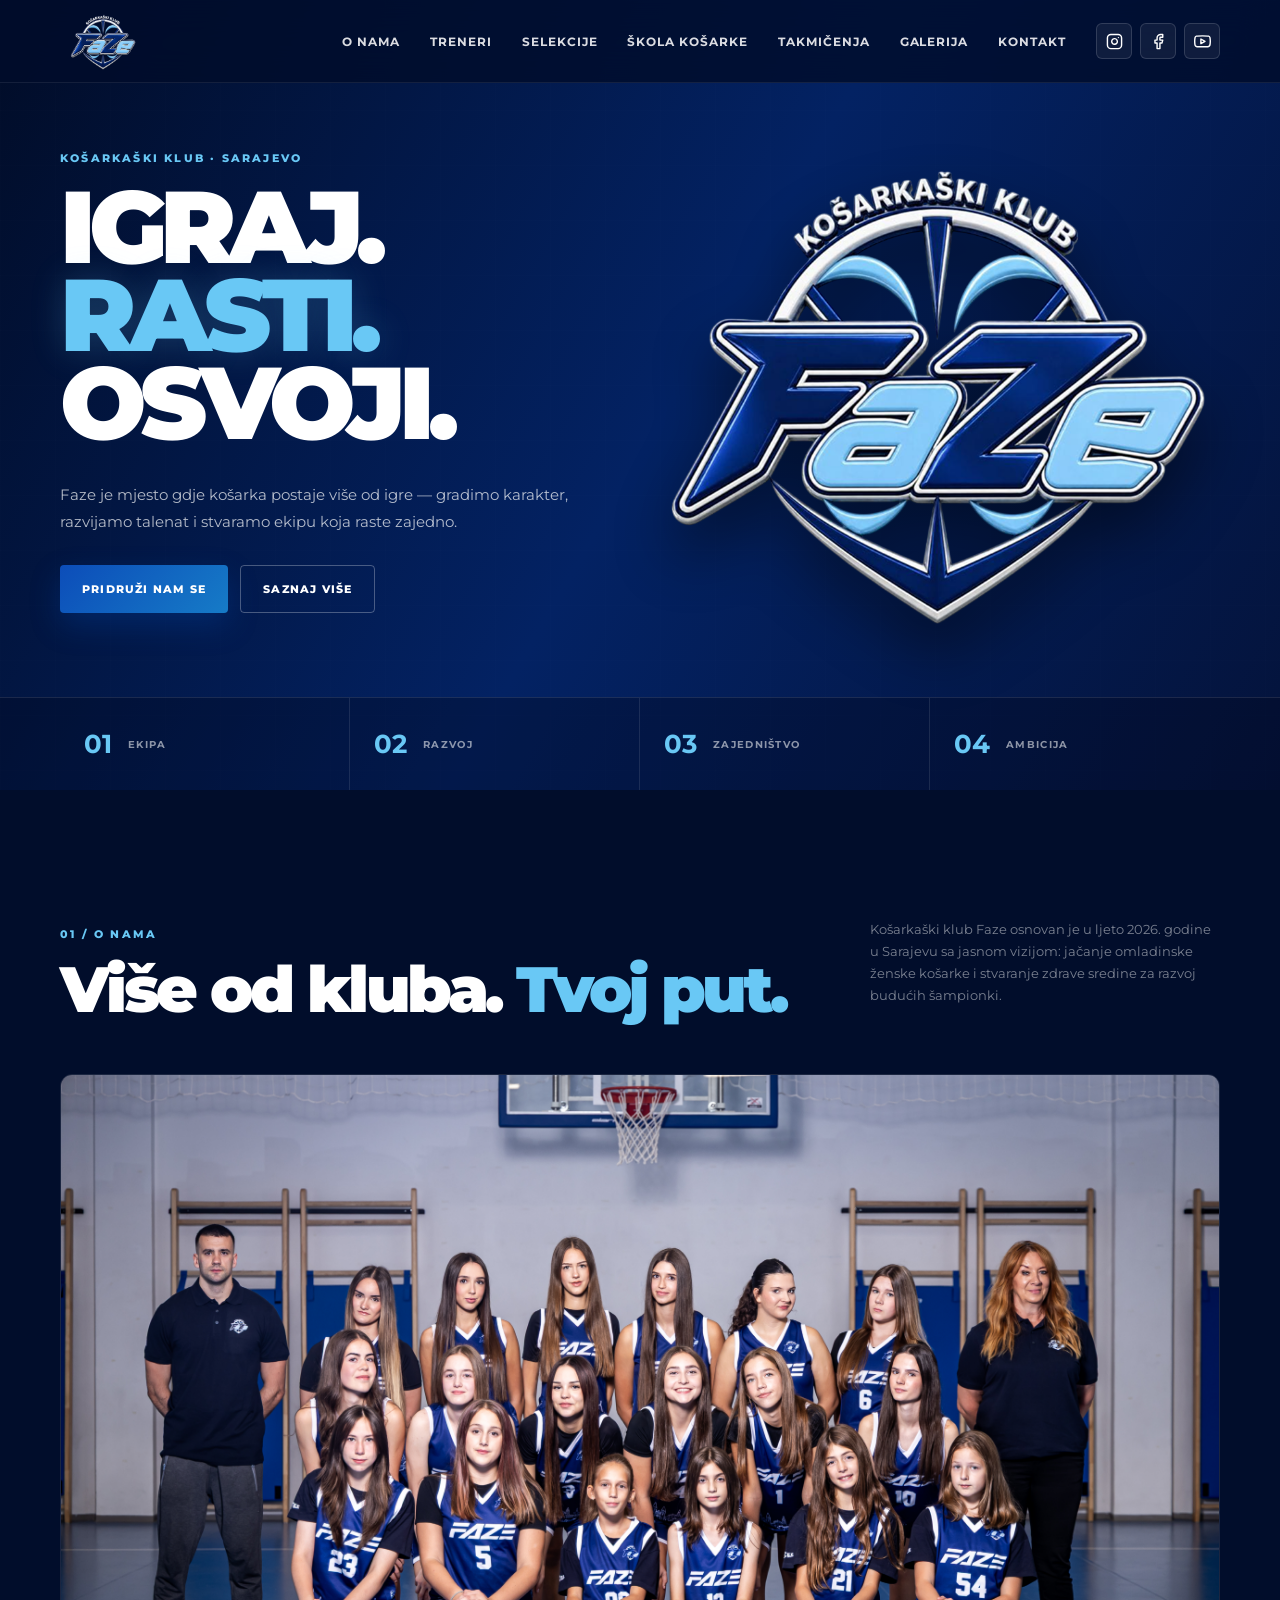
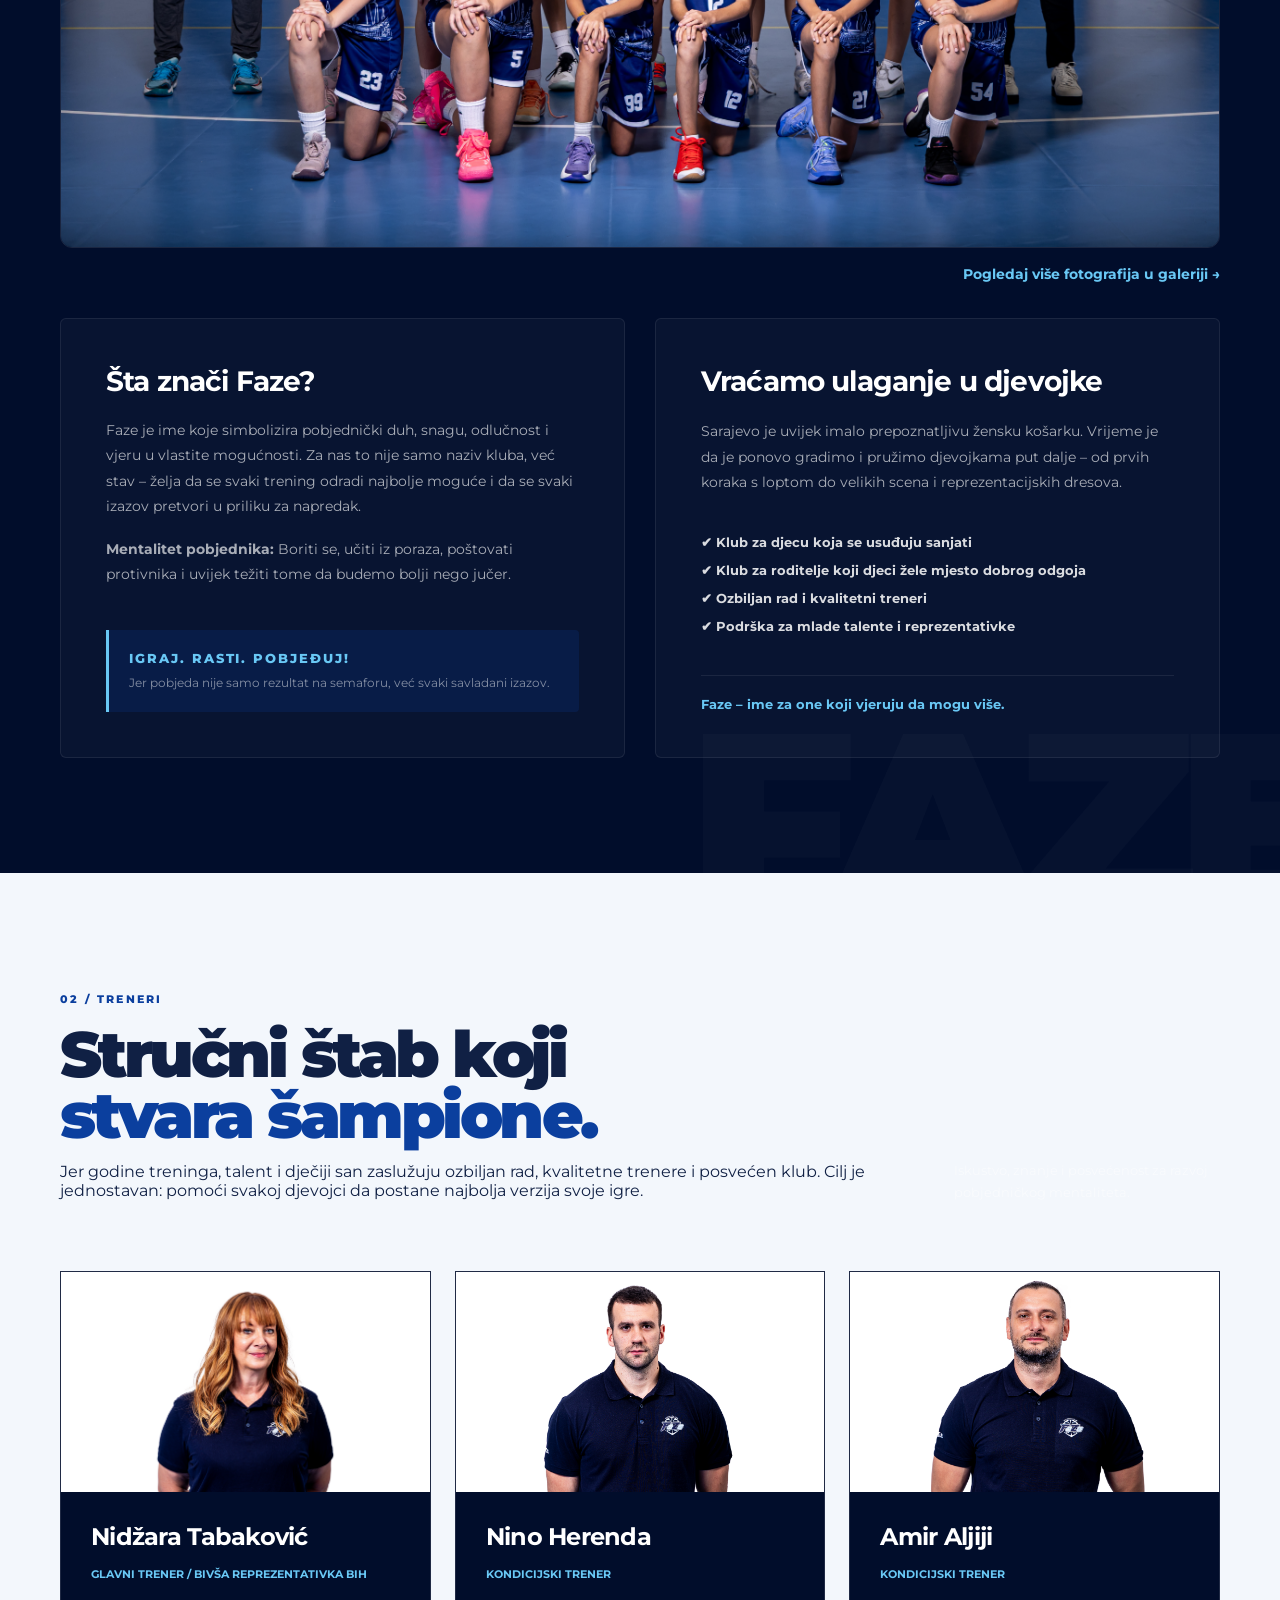
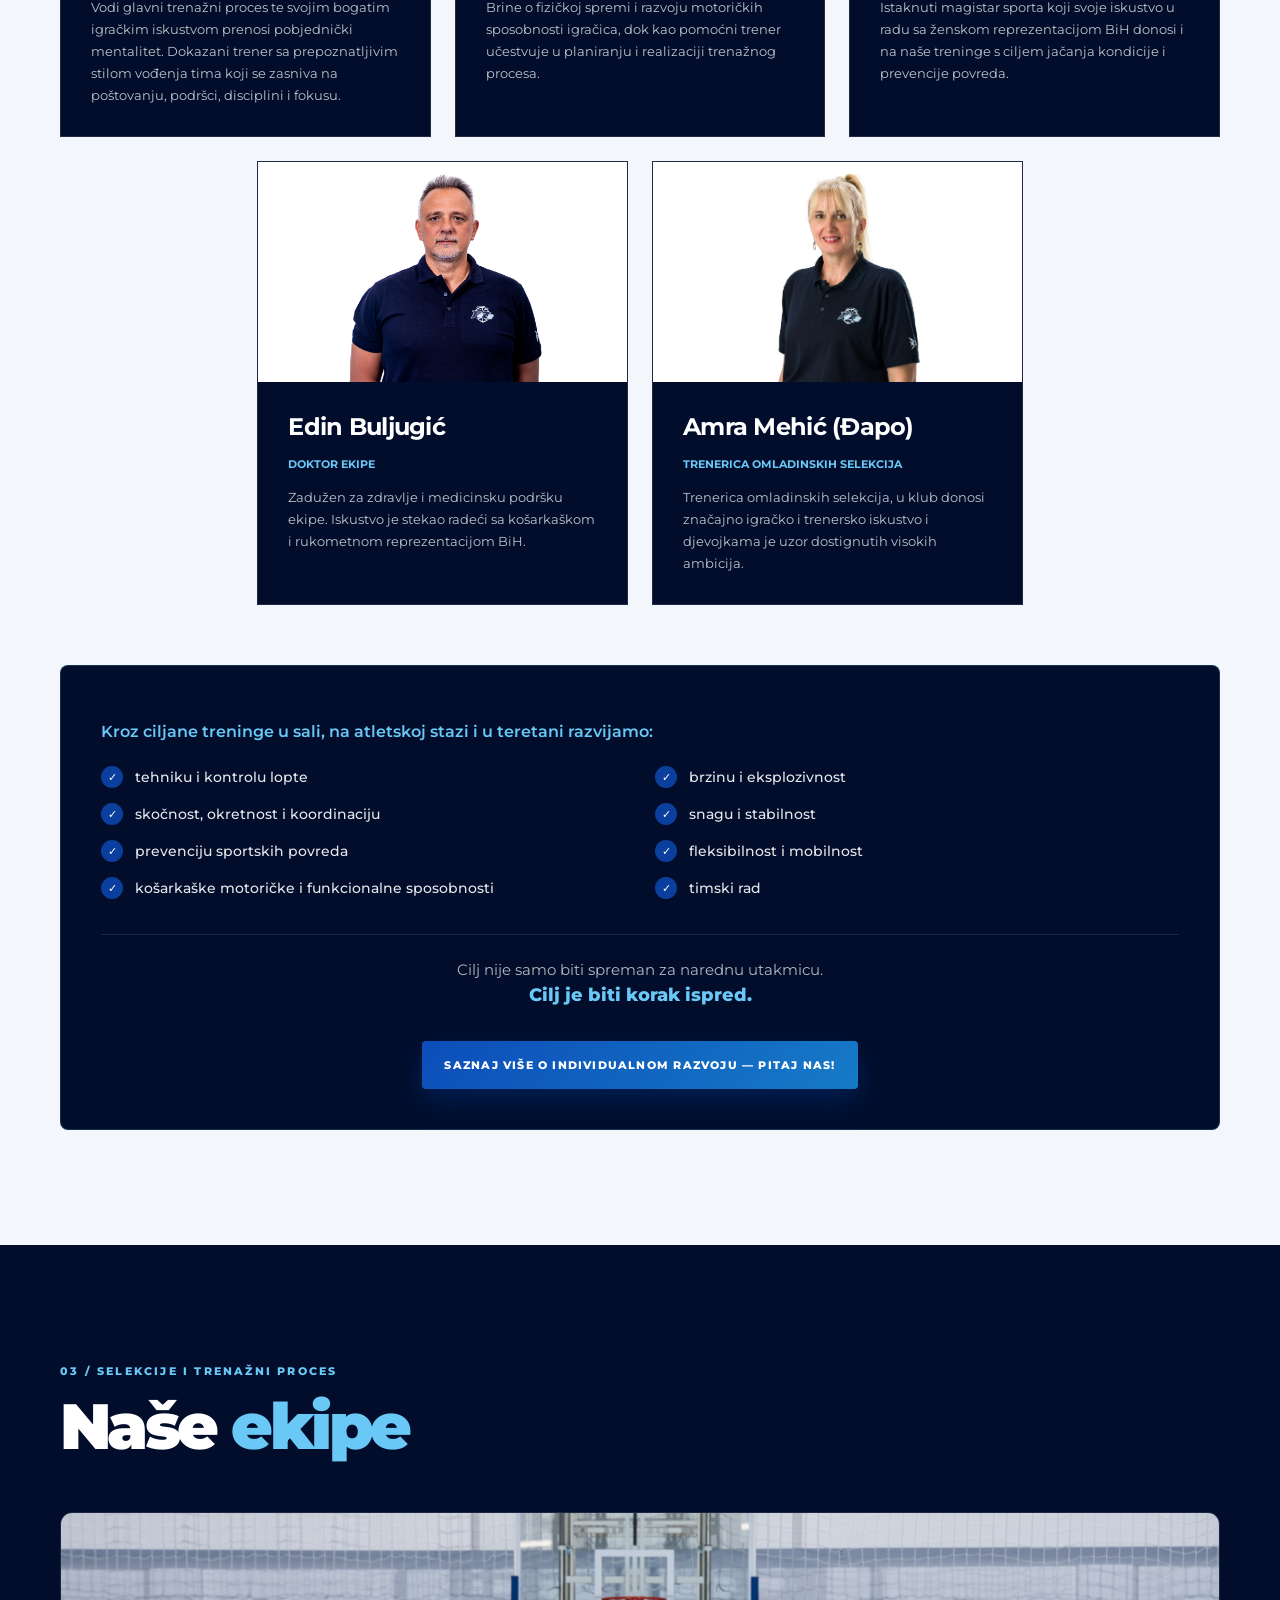
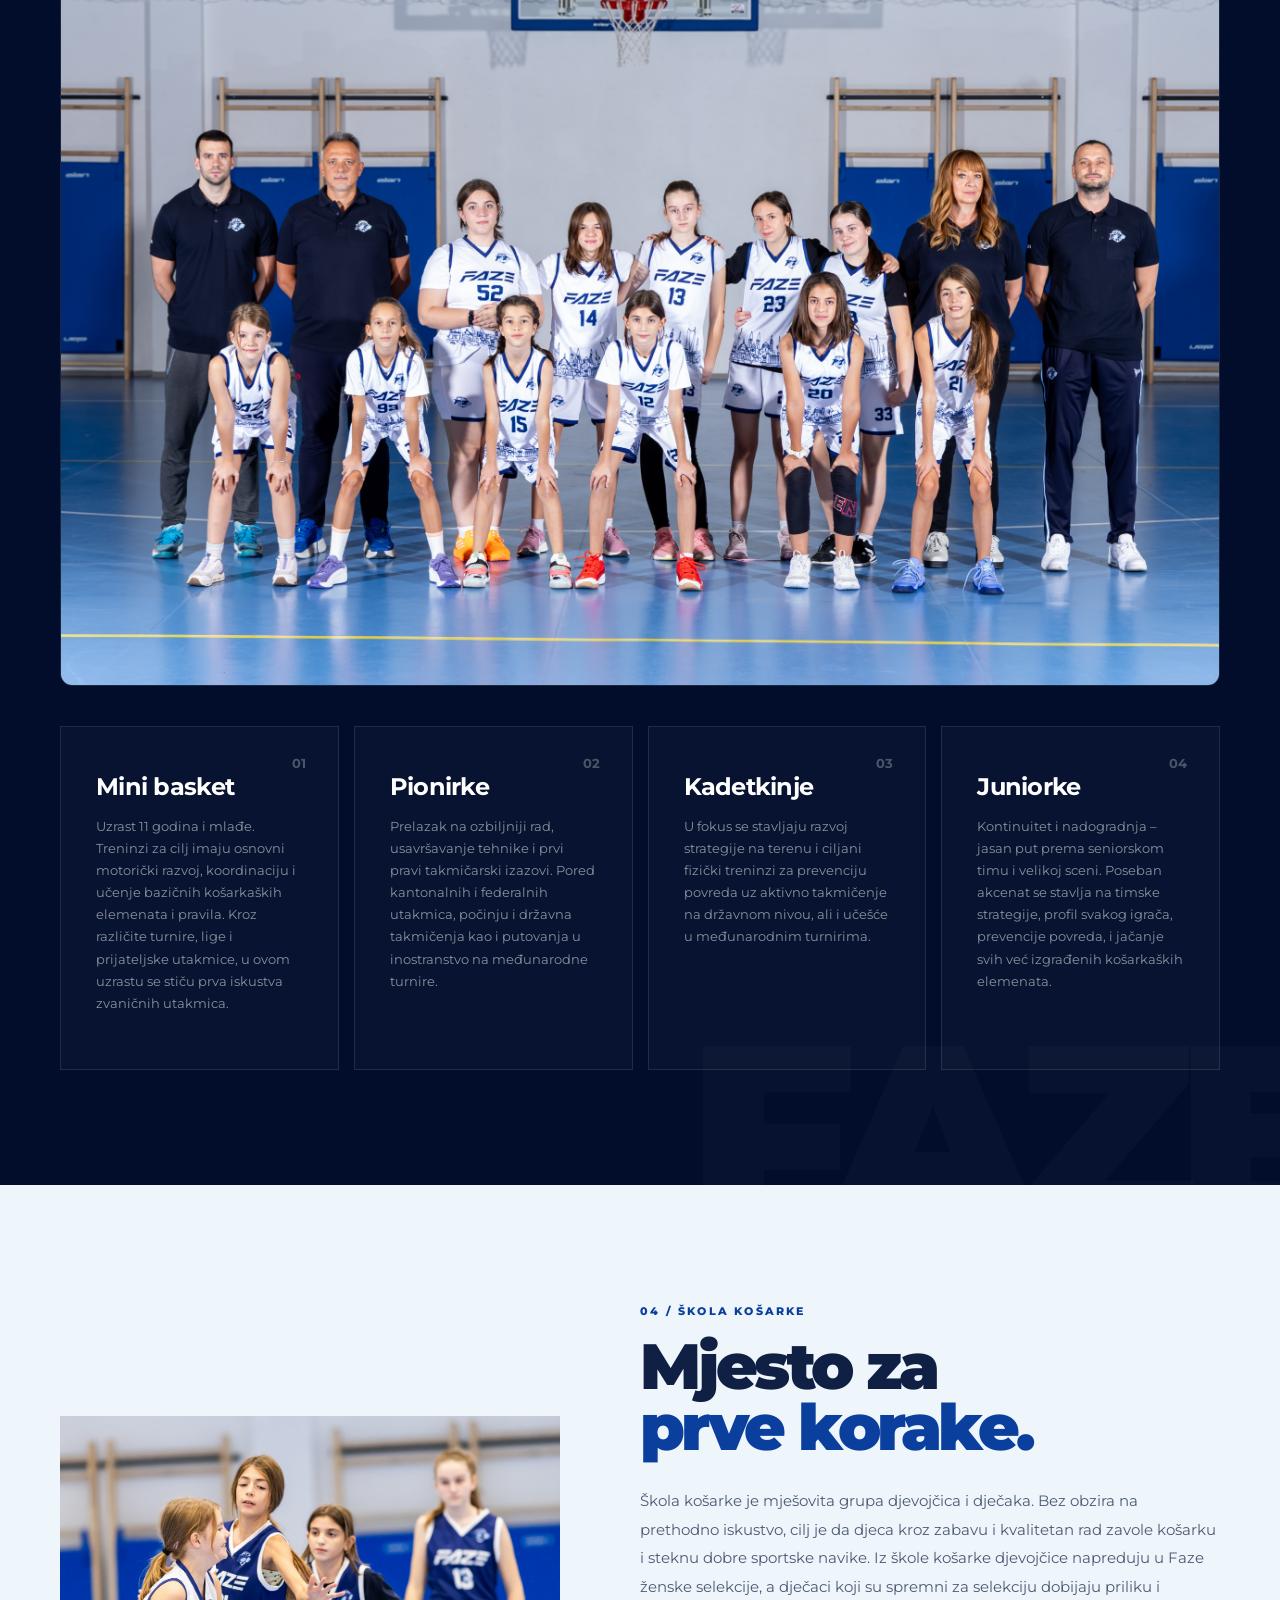
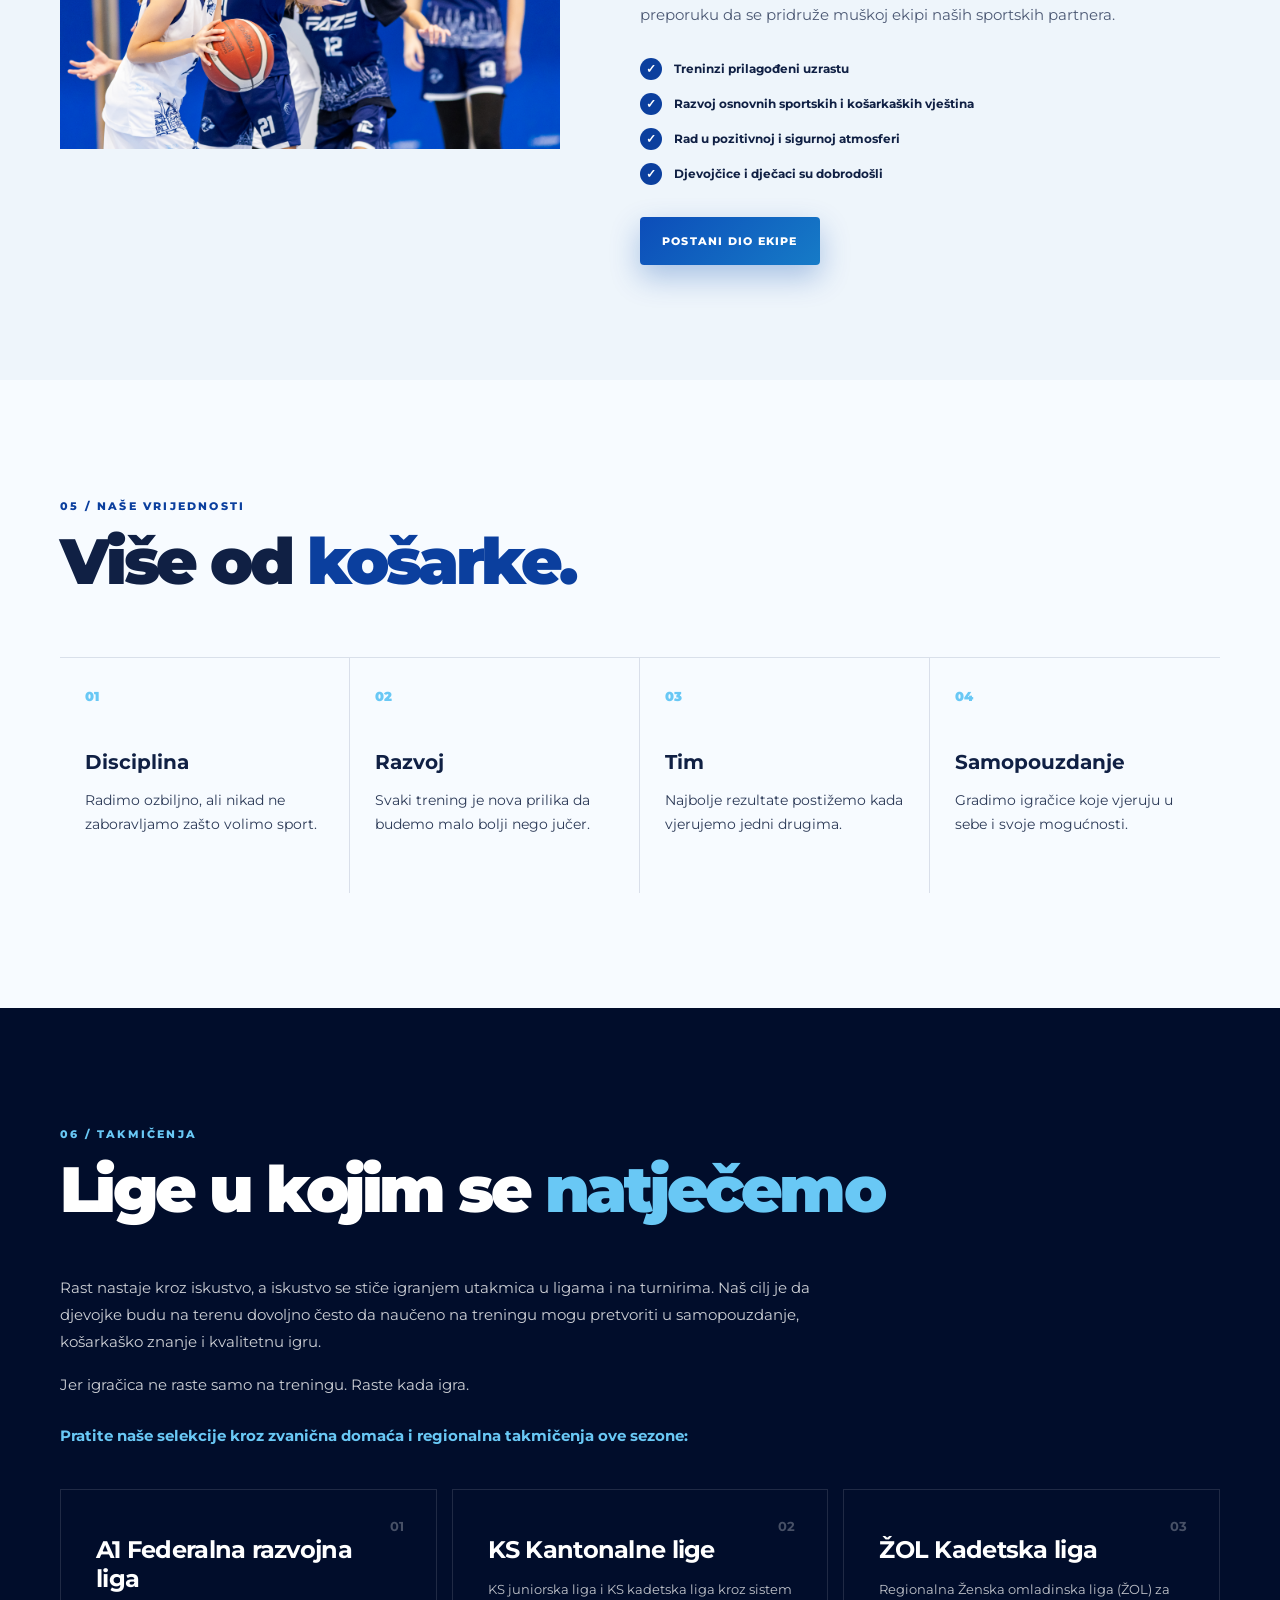
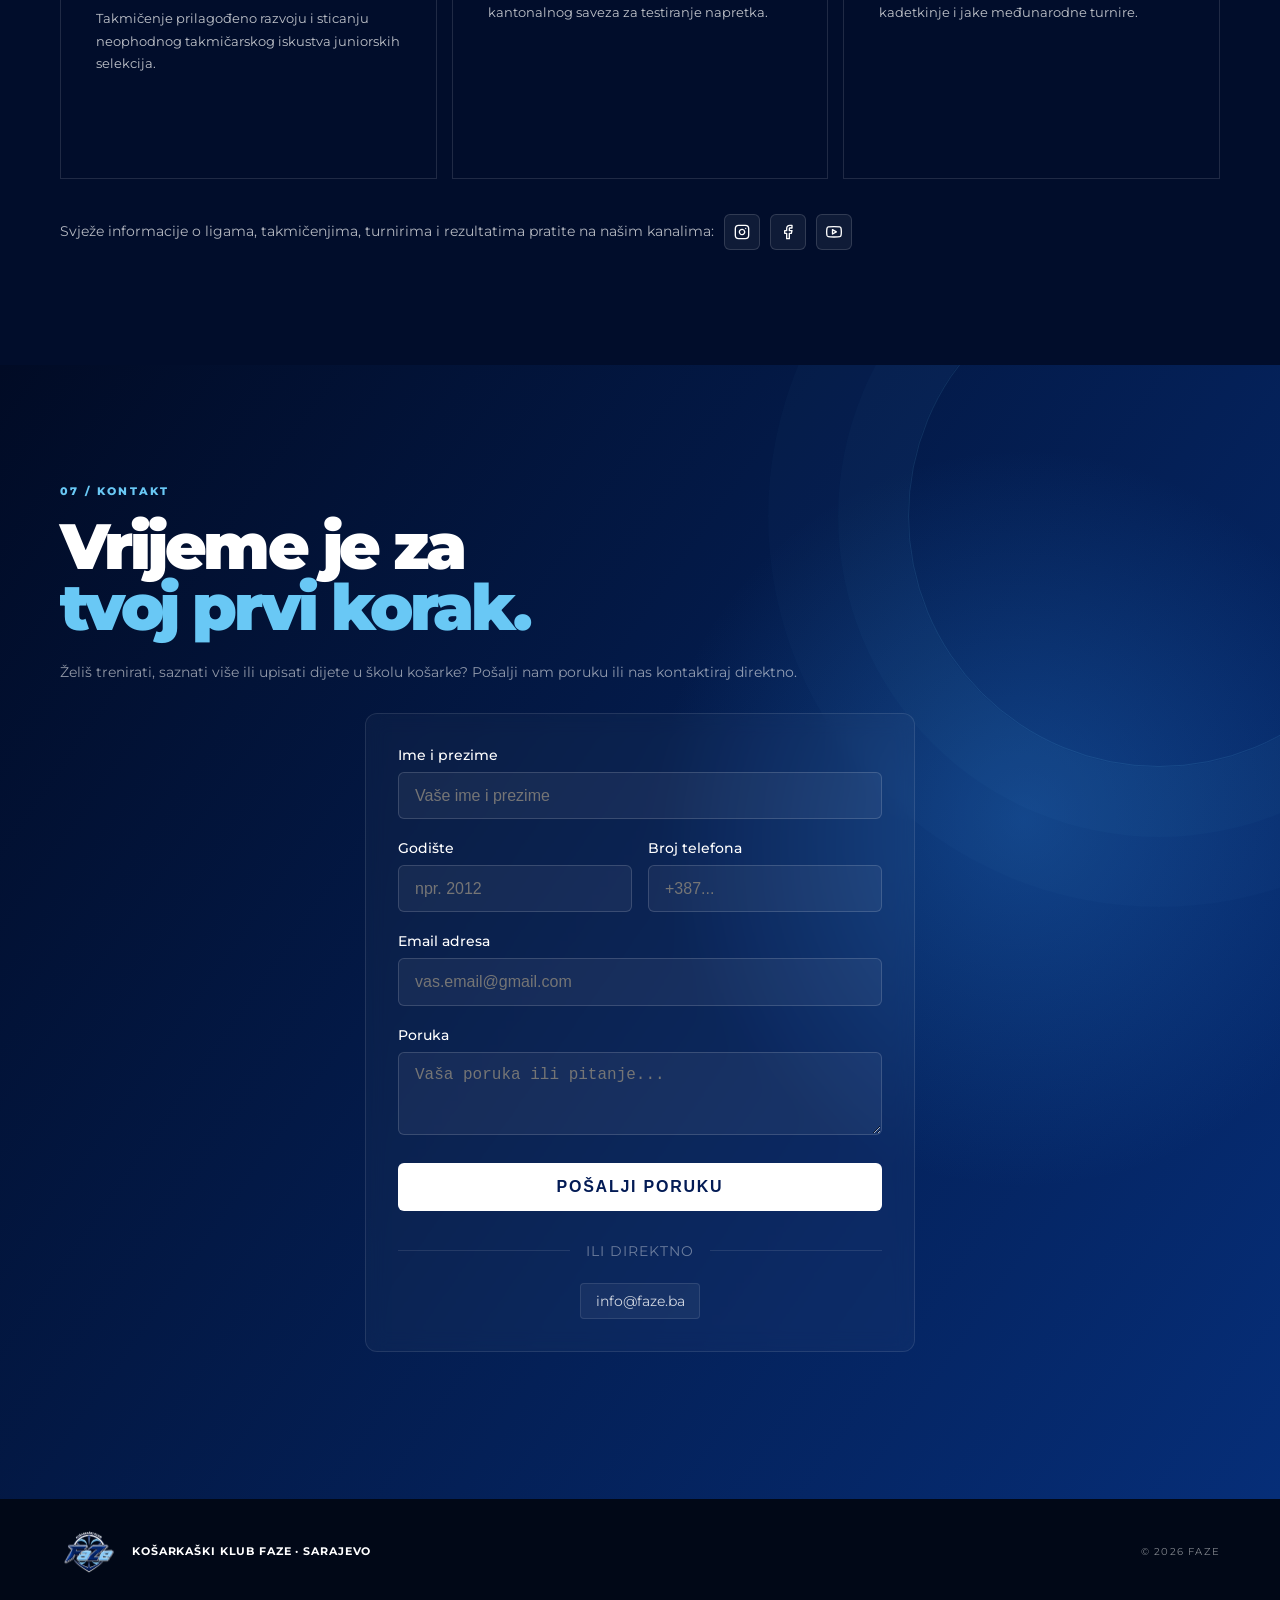
<file: index.html>
<!DOCTYPE html>
<html lang="bs">
<head>
  <meta charset="UTF-8">
  <meta name="viewport" content="width=device-width, initial-scale=1.0">
  <meta property="og:image" content="logo.png">
  <meta property="og:image:background_color" content="#0b3f9e">
  <meta property="og:url" content="https://faze.ba">
  <meta name="description" content="Zvanična stranica košarkaškog kluba Faze. Saznajte sve o treningu, terminima i kontaktirajte nas.">
  <meta name="keywords" content="košarka, kk faze, košarkaški klub, ženski košarkaški klub, basketball club, trening, škola košarke, pioniri, pionirke, kadeti, kadetkinje, juniori, juniorke">
  <title>KK Faze | Košarkaški klub</title>
  <link rel="preconnect" href="https://fonts.googleapis.com">
  <link rel="preconnect" href="https://fonts.gstatic.com" crossorigin>
  <link href="https://fonts.googleapis.com/css2?family=Montserrat:wght@400;500;600;700;800;900&display=swap" rel="stylesheet">
  <link rel="stylesheet" href="styles.css">
  <style>
    /* Raspored 3 trenera u prvom redu, 2 centrirana u drugom na desktopu */
    @media (min-width: 992px) {
      .cards-5-grid {
        display: flex !important;
        flex-wrap: wrap;
        justify-content: center;
        gap: 24px;
      }
      .cards-5-grid .team-card {
        width: calc(33.333% - 16px);
        flex: 0 0 calc(33.333% - 16px);
      }
    }
    .social-nav-group {
      display: inline-flex;
      align-items: center;
      gap: 8px;
    }
    .icon-only-link {
      display: inline-flex;
      align-items: center;
      justify-content: center;
      width: 36px;
      height: 36px;
      border-radius: 6px;
      background: rgba(255, 255, 255, 0.06);
      border: 1px solid rgba(255, 255, 255, 0.14);
      color: #fff;
      text-decoration: none;
      transition: background 0.2s, transform 0.2s;
    }
    .icon-only-link:hover {
      background: rgba(255, 255, 255, 0.16);
      transform: translateY(-1px);
    }
    .social-inline-icons {
      display: inline-flex;
      align-items: center;
      gap: 10px;
      vertical-align: middle;
      margin-left: 6px;
    }
  </style>
  <script type="application/ld+json">
{
  "@context": "https://schema.org",
  "@graph": [
    {
      "@type": ["SportsOrganization", "LocalBusiness"],
      "@id": "https://faze.ba/#organization",
      "name": "Košarkaški klub FaZe",
      "alternateName": "KK FaZe",
      "url": "https://faze.ba",
      "logo": "https://faze.ba/images/KKFAZE.png",
      "image": "https://faze.ba/images/tim.jpg",
      "description": "Zvanična stranica Košarkaškog kluba FaZe iz Sarajeva. Omladinska ženska košarka, škola košarke, mini basket, pionirke, kadetkinje i juniorke.",
      "sport": "Basketball",
      "foundingDate": "2026",
      "email": "info@faze.ba",
      "address": {
        "@type": "PostalAddress",
        "addressLocality": "Sarajevo",
        "addressRegion": "Kanton Sarajevo",
        "addressCountry": "BA"
      },
      "sameAs": [
        "https://www.instagram.com/kosarkaski.klub.faze/",
        "https://www.facebook.com/people/KK-FaZe/61595117752277/",
        "https://www.youtube.com/@KK-Faze"
      ],
      "memberOf": [
        {
          "@type": "SportsOrganization",
          "name": "A1 Federalna razvojna liga"
        },
        {
          "@type": "SportsOrganization",
          "name": "KS Kantonalne lige"
        },
        {
          "@type": "SportsOrganization",
          "name": "ŽOL Kadetska liga"
        }
      ],
      "coach": [
        { "@id": "https://faze.ba/#nidzara-tabakovic" },
        { "@id": "https://faze.ba/#nino-herenda" },
        { "@id": "https://faze.ba/#amir-aljiji" },
        { "@id": "https://faze.ba/#trener-5" }
      ],
      "employee": [
        { "@id": "https://faze.ba/#nidzara-tabakovic" },
        { "@id": "https://faze.ba/#nino-herenda" },
        { "@id": "https://faze.ba/#amir-aljiji" },
        { "@id": "https://faze.ba/#edin-buljugic" },
        { "@id": "https://faze.ba/#trener-5" }
      ]
    },
    {
      "@type": "Person",
      "@id": "https://faze.ba/#nidzara-tabakovic",
      "name": "Nidžara Tabaković",
      "jobTitle": "Glavni trener",
      "image": "https://faze.ba/images/NidzaraTabakovic.jpg",
      "description": "Glavni trener KK FaZe i bivša reprezentativka Bosne i Hercegovine.",
      "worksFor": { "@id": "https://faze.ba/#organization" }
    },
    {
      "@type": "Person",
      "@id": "https://faze.ba/#nino-herenda",
      "name": "Nino Herenda",
      "jobTitle": "Kondicijski trener",
      "image": "https://faze.ba/images/NinoHerenda.jpg",
      "description": "Kondicijski i pomoćni trener zadužen za fizičku spremu i razvoj motoričkih sposobnosti igračica.",
      "worksFor": { "@id": "https://faze.ba/#organization" }
    },
    {
      "@type": "Person",
      "@id": "https://faze.ba/#amir-aljiji",
      "name": "Amir Aljiji",
      "jobTitle": "Kondicijski trener",
      "image": "https://faze.ba/images/AmirAljiji.jpg",
      "description": "Magistar sporta sa iskustvom rada u ženskoj košarkaškoj reprezentaciji BiH, zadužen za kondiciju i prevenciju povreda.",
      "worksFor": { "@id": "https://faze.ba/#organization" }
    },
    {
      "@type": "Person",
      "@id": "https://faze.ba/#edin-buljugic",
      "name": "Edin Buljugić",
      "jobTitle": "Doktor ekipe",
      "image": "https://faze.ba/images/EdinBuljugic.jpg",
      "description": "Doktor ekipe sa dugogodišnjim iskustvom rada sa košarkaškom i rukometnom reprezentacijom BiH.",
      "worksFor": { "@id": "https://faze.ba/#organization" }
    },
    {
      "@type": "Person",
      "@id": "https://faze.ba/#trener-5",
      "name": "Amra Mehić (Đapo)",
      "jobTitle": "Trenerica omladinskih selekcija",
      "image": "https://faze.ba/images/AmraMehicDjapo.jpg",
      "description": "Trenerica omladinskih selekcija, u klub donosi značajno igračko i trenersko iskustvo i djevojkama je uzor dostignutih visokih ambicija.",
      "worksFor": { "@id": "https://faze.ba/#organization" }
    },
    {
      "@type": "FAQPage",
      "@id": "https://faze.ba/#faq",
      "mainEntity": [
        {
          "@type": "Question",
          "name": "Kako se mogu upisati u Košarkaški klub FaZe?",
          "acceptedAnswer": {
            "@type": "Answer",
            "text": "Upis u KK FaZe vrši se popunjavanjem kontakt forme na našoj web stranici, slanjem upita na email info@faze.ba ili direktnom porukom putem našeg zvaničnog Instagram ili Facebook profila."
          }
        },
        {
          "@type": "Question",
          "name": "Koje uzrasne kategorije postoje u klubu?",
          "acceptedAnswer": {
            "@type": "Answer",
            "text": "Klub okuplja djevojčice u takmičarskim selekcijama: Mini basket (11 godina i mlađe), Pionirke, Kadetkinje i Juniorke, dok je Škola košarke otvorena za djevojčice i dječake bez obzira na prethodno iskustvo."
          }
        },
        {
          "@type": "Question",
          "name": "Gdje se održavaju treninzi i kako saznati termine?",
          "acceptedAnswer": {
            "@type": "Answer",
            "text": "Treninzi se održavaju u Sarajevu u sali, na atletskoj stazi i u teretani. Tačni termini treninga zavise od uzrasne selekcije i dobijaju se direktno nakon prijave putem kontakt forme ili društvenih mreža."
          }
        }
      ]
    }
  ]
}
</script>
</head>
<body id="top">

  <header class="site-header" id="top">
    <div class="container nav-wrap">
      <a class="brand" href="#top" aria-label="Faze početna">
        <img src="images/KKFAZE.png" alt="Logo KK Faze">
      </a>

      <div class="mobile-header-actions">
        <a class="header-insta-icon" href="https://www.instagram.com/kosarkaski.klub.faze/" target="_blank" rel="noopener noreferrer" aria-label="Instagram">
          <svg width="18" height="18" viewBox="0 0 24 24" fill="none" stroke="currentColor" stroke-width="2" stroke-linecap="round" stroke-linejoin="round"><rect x="2" y="2" width="20" height="20" rx="5" ry="5"></rect><path d="M16 11.37A4 4 0 1 1 12.63 8 4 4 0 0 1 16 11.37z"></path><line x1="17.5" y1="6.5" x2="17.51" y2="6.5"></line></svg>
        </a>
        <!-- ZAMIJENI LINK SA PRAVIM FACEBOOK LINKOM -->
        <a class="header-insta-icon" href="https://www.facebook.com/people/KK-FaZe/61595117752277/" target="_blank" rel="noopener noreferrer" aria-label="Facebook">
          <svg width="18" height="18" viewBox="0 0 24 24" fill="none" stroke="currentColor" stroke-width="2" stroke-linecap="round" stroke-linejoin="round"><path d="M18 2h-3a5 5 0 0 0-5 5v3H7v4h3v8h4v-8h3l1-4h-4V7a1 1 0 0 1 1-1h3z"></path></svg>
        </a>
        <!-- ZAMIJENI LINK SA PRAVIM YOUTUBE LINKOM -->
        <a class="header-insta-icon" href="https://www.youtube.com/@KK-Faze" target="_blank" rel="noopener noreferrer" aria-label="YouTube">
          <svg width="18" height="18" viewBox="0 0 24 24" fill="none" stroke="currentColor" stroke-width="2" stroke-linecap="round" stroke-linejoin="round"><path d="M22.54 6.42a2.78 2.78 0 0 0-1.94-2C18.88 4 12 4 12 4s-6.88 0-8.6.46a2.78 2.78 0 0 0-1.94 2A29 29 0 0 0 1 11.75a29 29 0 0 0 .46 5.33A2.78 2.78 0 0 0 3.4 19c1.72.46 8.6.46 8.6.46s6.88 0 8.6-.46a2.78 2.78 0 0 0 1.94-2 29 29 0 0 0 .46-5.25 29 29 0 0 0-.46-5.33z"></path><polygon points="9.75 15.02 15.5 11.75 9.75 8.48 9.75 15.02"></polygon></svg>
        </a>
        <a class="header-contact-btn" href="#kontakt">Kontakt</a>
        <button class="menu-toggle" aria-label="Otvori meni" aria-expanded="false">
          <span></span><span></span><span></span>
        </button>
      </div>

      <nav class="main-nav">
        <a href="#o-nama">O nama</a>
        <a href="#treneri">Treneri</a>
        <a href="#selekcije">Selekcije</a>
        <a href="#skola">Škola košarke</a>
        <a href="#takmicenja">Takmičenja</a>
        <a href="galerija">Galerija</a>
        <a href="#kontakt">Kontakt</a>
        <div class="social-nav-group">
          <a href="https://www.instagram.com/kosarkaski.klub.faze/" target="_blank" rel="noopener noreferrer" class="icon-only-link" aria-label="Instagram" title="Instagram">
            <svg width="17" height="17" viewBox="0 0 24 24" fill="none" stroke="currentColor" stroke-width="2" stroke-linecap="round" stroke-linejoin="round"><rect x="2" y="2" width="20" height="20" rx="5" ry="5"></rect><path d="M16 11.37A4 4 0 1 1 12.63 8 4 4 0 0 1 16 11.37z"></path><line x1="17.5" y1="6.5" x2="17.51" y2="6.5"></line></svg>
          </a>
          <!-- ZAMIJENI LINK SA PRAVIM FACEBOOK LINKOM -->
          <a href="https://www.facebook.com/people/KK-FaZe/61595117752277/" target="_blank" rel="noopener noreferrer" class="icon-only-link" aria-label="Facebook" title="Facebook">
            <svg width="17" height="17" viewBox="0 0 24 24" fill="none" stroke="currentColor" stroke-width="2" stroke-linecap="round" stroke-linejoin="round"><path d="M18 2h-3a5 5 0 0 0-5 5v3H7v4h3v8h4v-8h3l1-4h-4V7a1 1 0 0 1 1-1h3z"></path></svg>
          </a>
          <!-- ZAMIJENI LINK SA PRAVIM YOUTUBE LINKOM -->
          <a href="https://www.youtube.com/@KK-Faze" target="_blank" rel="noopener noreferrer" class="icon-only-link" aria-label="YouTube" title="YouTube">
            <svg width="17" height="17" viewBox="0 0 24 24" fill="none" stroke="currentColor" stroke-width="2" stroke-linecap="round" stroke-linejoin="round"><path d="M22.54 6.42a2.78 2.78 0 0 0-1.94-2C18.88 4 12 4 12 4s-6.88 0-8.6.46a2.78 2.78 0 0 0-1.94 2A29 29 0 0 0 1 11.75a29 29 0 0 0 .46 5.33A2.78 2.78 0 0 0 3.4 19c1.72.46 8.6.46 8.6.46s6.88 0 8.6-.46a2.78 2.78 0 0 0 1.94-2 29 29 0 0 0 .46-5.25 29 29 0 0 0-.46-5.33z"></path><polygon points="9.75 15.02 15.5 11.75 9.75 8.48 9.75 15.02"></polygon></svg>
          </a>
        </div>
      </nav>
    </div>
  </header>

  <main>
    <section class="hero">
      <div class="hero-glow hero-glow-one"></div>
      <div class="hero-glow hero-glow-two"></div>
      <div class="container hero-grid">
        <div class="hero-copy">
          <span class="eyebrow">KOŠARKAŠKI KLUB · SARAJEVO</span>
          <h1>IGRAJ.<br><span>RASTI.</span><br>OSVOJI.</h1>
          <p>
            Faze je mjesto gdje košarka postaje više od igre — gradimo karakter,
            razvijamo talenat i stvaramo ekipu koja raste zajedno.
          </p>
          <div class="hero-actions">
            <a href="#skola" class="btn btn-primary">Pridruži nam se</a>
            <a href="#o-nama" class="btn btn-secondary">Saznaj više</a>
          </div>
        </div>

        <div class="hero-logo">
          <img src="images/KKFAZE.png" alt="KK Faze logo">
        </div>
      </div>
      <div class="hero-bottom">
        <div class="container stats">
          <div><strong>01</strong><span>Ekipa</span></div>
          <div><strong>02</strong><span>Razvoj</span></div>
          <div><strong>03</strong><span>Zajedništvo</span></div>
          <div><strong>04</strong><span>Ambicija</span></div>
        </div>
      </div>
    </section>
 
  <!-- O NAMA SEKCIJA -->
<section class="section dark-section about-section" id="o-nama">
  <div class="container">
    <div class="section-heading">
      <div>
        <span class="section-label light">01 / O NAMA</span>
        <h2>Više od kluba. <em>Tvoj put.</em></h2>
      </div>
      <p>Košarkaški klub Faze osnovan je u ljeto 2026. godine u Sarajevu sa jasnom vizijom: jačanje omladinske ženske košarke i stvaranje zdrave sredine za razvoj budućih šampionki.</p>
    </div>
    <div class="about-image-wrapper" style="margin-bottom: 16px; border-radius: 12px; overflow: hidden; border: 1px solid rgba(255, 255, 255, 0.1);">
      <img src="images/tim.jpg" alt="KK Faze tim i stručni štab" style="width: 100%; height: auto; display: block;">
    </div>
    <div style="text-align: right; margin-bottom: 35px;">
      <a href="galerija.html" style="color: var(--blue-light); font-weight: 700; font-size: 14px; text-decoration: none; display: inline-flex; align-items: center; gap: 6px;">
        Pogledaj više fotografija u galeriji →
      </a>
    </div>

    <div class="about-grid">
      <div class="about-card">
        <h3>Šta znači Faze?</h3>
        <p>Faze je ime koje simbolizira pobjednički duh, snagu, odlučnost i vjeru u vlastite mogućnosti. Za nas to nije samo naziv kluba, već stav – želja da se svaki trening odradi najbolje moguće i da se svaki izazov pretvori u priliku za napredak.</p>
        <p><strong>Mentalitet pobjednika:</strong> Boriti se, učiti iz poraza, poštovati protivnika i uvijek težiti tome da budemo bolji nego jučer.</p>
        <div class="about-quote">
          <span>IGRAJ. RASTI. POBJEĐUJ!</span>
          <small>Jer pobjeda nije samo rezultat na semaforu, već svaki savladani izazov.</small>
        </div>
      </div>

      <div class="about-card highlight-card">
        <h3>Vraćamo ulaganje u djevojke</h3>
        <p>Sarajevo je uvijek imalo prepoznatljivu žensku košarku. Vrijeme je da je ponovo gradimo i pružimo djevojkama put dalje – od prvih koraka s loptom do velikih scena i reprezentacijskih dresova.</p>
        <ul class="about-list">
          <li>✔ Klub za djecu koja se usuđuju sanjati</li>
          <li>✔ Klub za roditelje koji djeci žele mjesto dobrog odgoja</li>
          <li>✔ Ozbiljan rad i kvalitetni treneri</li>
          <li>✔ Podrška za mlade talente i reprezentativke</li>
        </ul>
        <div class="about-footer-text">
          <strong>Faze – ime za one koji vjeruju da mogu više.</strong>
        </div>
      </div>
    </div>
  </div>
</section>

 <section class="section coach" id="treneri">
  <div class="container">
    <div class="section-heading">
      <div>
        <span class="section-label">02 / TRENERI</span>
        <h2>Stručni štab koji<br><em>stvara šampione.</em></h2>
        <p class="coach-subtitle">Jer godine treninga, talent i dječiji san zaslužuju ozbiljan rad, kvalitetne trenere i posvećen klub. Cilj je jednostavan: pomoći svakoj djevojci da postane najbolja verzija svoje igre.</p>
      </div>
      <p>Iskustvo, znanje i posvećenost za razvoj pobjedničkog mentaliteta.</p>
    </div>

    <div class="cards cards-5-grid">
      <!-- Trener 1: Nidžara -->
      <div class="team-card" style="padding: 0; overflow: hidden; display: flex; flex-direction: column;">
       <div style="height: 220px; background: #fff; overflow: hidden; display: flex; align-items: center; justify-content: center;">
          <img src="images/NidzaraTabakovic.jpg" alt="Nidžara Tabaković" style="max-width: 100%; max-height: 100%; object-fit: contain;">
        </div>
        <div style="padding: 30px;">
          <span class="card-number">01</span>
          <h3>Nidžara Tabaković</h3>
          <p style="color: var(--blue-light); font-weight: 700; margin: 6px 0 12px; font-size: 11px; text-transform: uppercase;">Glavni trener / Bivša reprezentativka BiH</p>
          <p>Vodi glavni trenažni proces te svojim bogatim igračkim iskustvom prenosi pobjednički mentalitet. Dokazani trener sa prepoznatljivim stilom vođenja tima koji se zasniva na poštovanju, podršci, disciplini i fokusu.</p>
        </div>
      </div>

      <!-- Trener 2: Nino -->
      <div class="team-card" style="padding: 0; overflow: hidden; display: flex; flex-direction: column;">
        <div style="height: 220px; background: #fff; overflow: hidden; display: flex; align-items: center; justify-content: center;">
          <img src="images/NinoHerenda.jpg" alt="Nino Herenda" style="max-width: 100%; max-height: 100%; object-fit: contain;">
        </div>
        <div style="padding: 30px;">
          <span class="card-number">02</span>
          <h3>Nino Herenda</h3>
          <p style="color: var(--blue-light); font-weight: 700; margin: 6px 0 12px; font-size: 11px; text-transform: uppercase;">Kondicijski trener</p>
          <p>Brine o fizičkoj spremi i razvoju motoričkih sposobnosti igračica, dok kao pomoćni trener učestvuje u planiranju i realizaciji trenažnog procesa.</p>
        </div>
      </div>

      <!-- Trener 3: Amir -->
      <div class="team-card" style="padding: 0; overflow: hidden; display: flex; flex-direction: column;">
        <div style="height: 220px; background: #fff; overflow: hidden; display: flex; align-items: center; justify-content: center;">
          <img src="images/AmirAljiji.jpg" alt="Amir Aljiji" style="max-width: 100%; max-height: 100%; object-fit: contain;">
        </div>
        <div style="padding: 30px;">
          <span class="card-number">03</span>
          <h3>Amir Aljiji</h3>
          <p style="color: var(--blue-light); font-weight: 700; margin: 6px 0 12px; font-size: 11px; text-transform: uppercase;">Kondicijski trener</p>
          <p>Istaknuti magistar sporta koji svoje iskustvo u radu sa ženskom reprezentacijom BiH donosi i na naše treninge s ciljem jačanja kondicije i prevencije povreda.</p>
        </div>
      </div>

      <!-- Trener 4: Edin -->
      <div class="team-card" style="padding: 0; overflow: hidden; display: flex; flex-direction: column;">
        <div style="height: 220px; background: #fff; overflow: hidden; display: flex; align-items: center; justify-content: center;">
          <img src="images/EdinBuljugic.jpg" alt="Edin Buljugić" style="max-width: 100%; max-height: 100%; object-fit: contain;">
        </div>
        <div style="padding: 30px;">
          <span class="card-number">04</span>
          <h3>Edin Buljugić</h3>
          <p style="color: var(--blue-light); font-weight: 700; margin: 6px 0 12px; font-size: 11px; text-transform: uppercase;">Doktor ekipe</p>
          <p>Zadužen za zdravlje i medicinsku podršku ekipe. Iskustvo je stekao radeći sa košarkaškom i rukometnom reprezentacijom BiH.</p>
        </div>
      </div>

    
      <div class="team-card" style="padding: 0; overflow: hidden; display: flex; flex-direction: column;">
        <div style="height: 220px; background: #fff; overflow: hidden; display: flex; align-items: center; justify-content: center;">
          <img src="images/AmraMehicDjapo.jpg" alt="Amra Mehić (Đapo)" style="max-width: 100%; max-height: 100%; object-fit: contain;">
        </div>
        <div style="padding: 30px;">
          <span class="card-number">05</span>
          <h3>Amra Mehić (Đapo)</h3>
          <p style="color: var(--blue-light); font-weight: 700; margin: 6px 0 12px; font-size: 11px; text-transform: uppercase;">Trenerica omladinskih selekcija</p>
          <p>Trenerica omladinskih selekcija, u klub donosi značajno igračko i trenersko iskustvo i djevojkama je uzor dostignutih visokih ambicija.</p>
        </div>
      </div>
    </div>

    <!-- DODANI TEKST I LISTA ISPOD TRENERA -->
    <div class="coach-extra-content">
      <p class="coach-extra-intro">
        Kroz ciljane treninge u sali, na atletskoj stazi i u teretani razvijamo:
      </p>
      
      <ul class="coach-bullet-list">
        <li><span>✓</span> tehniku i kontrolu lopte</li>
        <li><span>✓</span> brzinu i eksplozivnost</li>
        <li><span>✓</span> skočnost, okretnost i koordinaciju</li>
        <li><span>✓</span> snagu i stabilnost</li>
        <li><span>✓</span> prevenciju sportskih povreda</li>
        <li><span>✓</span> fleksibilnost i mobilnost</li>
        <li><span>✓</span> košarkaške motoričke i funkcionalne sposobnosti</li>
        <li><span>✓</span> timski rad</li>
      </ul>

      <div class="coach-extra-footer">
        <p>Cilj nije samo biti spreman za narednu utakmicu.</p>
        <p class="highlight-goal">Cilj je biti korak ispred.</p>
        <a href="#kontakt" class="btn btn-primary coach-cta-btn">SAZNAJ VIŠE O INDIVIDUALNOM RAZVOJU — pitaj nas!</a>
      </div>
    </div>

  </div>
</section>

<section class="section dark-section" id="selekcije">
      <div class="container">
        <div class="section-heading">
          <div>
            <span class="section-label light">03 / SELEKCIJE I TRENAŽNI PROCES</span>
            <h2>Naše <em>ekipe</em></h2>
          </div>
        </div>
        <div class="about-image-wrapper" style="margin-bottom: 40px; border-radius: 12px; overflow: hidden; border: 1px solid rgba(255, 255, 255, 0.1);">
          <img src="images/fullteam.jpg" alt="KK Faze" style="width: 100%; height: auto; display: block;">
        </div>
        <div class="cards cards-6">

          <article class="team-card">
            <span class="card-number">01</span>
            <h3>Mini basket</h3>
            <p>Uzrast 11 godina i mlađe. Treninzi za cilj imaju osnovni motorički razvoj, 
              koordinaciju i učenje bazičnih košarkaških elemenata i pravila. 
              Kroz različite turnire, lige i prijateljske utakmice, u ovom uzrastu se 
              stiču prva iskustva zvaničnih utakmica. 
            </p>
          </article>

          <article class="team-card">
            <span class="card-number">02</span>
            <h3>Pionirke</h3>
            <p>Prelazak na ozbiljniji rad, usavršavanje tehnike 
              i prvi pravi takmičarski izazovi. Pored kantonalnih i federalnih utakmica,
               počinju i državna takmičenja kao i putovanja u inostranstvo na međunarodne
                turnire.</p>
          </article>

          <article class="team-card">
            <span class="card-number">03</span>
            <h3>Kadetkinje</h3>
            <p>U fokus se stavljaju razvoj 
               strategije na terenu i ciljani fizički treninzi za prevenciju povreda 
               uz aktivno takmičenje na državnom nivou, ali i učešće u međunarodnim turnirima.
            </p>
          </article>

          <article class="team-card">
            <span class="card-number">04</span>
            <h3>Juniorke</h3>
            <p>Kontinuitet i nadogradnja – jasan put prema seniorskom timu i velikoj sceni. 
              Poseban akcenat se stavlja na timske strategije, profil svakog igrača, prevencije povreda, 
              i jačanje svih već izgrađenih košarkaških elemenata.
            </p>
          </article>
        </div>
      </div>
    </section>

    <section class="section school" id="skola">
      <div class="container school-grid">
        <img class="school-img" height="auto" src="images/skolakosarke.jpg" alt="Škola košarke">

        <div class="school-copy">
          <span class="section-label">04 / ŠKOLA KOŠARKE</span>
          <h2>Mjesto za<br><em>prve korake.</em></h2>
          <p>
            Škola košarke je mješovita grupa djevojčica i dječaka. Bez obzira na
            prethodno iskustvo, cilj je da djeca kroz zabavu i kvalitetan rad
            zavole košarku i steknu dobre sportske navike. Iz škole košarke djevojčice napreduju
            u Faze ženske selekcije, a dječaci koji su spremni za selekciju dobijaju priliku 
            i preporuku da se pridruže muškoj ekipi naših sportskih partnera.
          </p>

          <div class="check-list">
            <div><span>✓</span> Treninzi prilagođeni uzrastu</div>
            <div><span>✓</span> Razvoj osnovnih sportskih i košarkaških vještina</div>
            <div><span>✓</span> Rad u pozitivnoj i sigurnoj atmosferi</div>
            <div><span>✓</span> Djevojčice i dječaci su dobrodošli</div>
          </div>

          <a href="#kontakt" class="btn btn-primary">Postani dio ekipe</a>
        </div>
      </div>
    </section>

    <section class="section values">
      <div class="container">
        <div class="section-heading">
          <div>
            <span class="section-label">05 / NAŠE VRIJEDNOSTI</span>
            <h2>Više od <em>košarke.</em></h2>
          </div>
        </div>

        <div class="value-grid">
          <div class="value">
            <span>01</span>
            <h3>Disciplina</h3>
            <p>Radimo ozbiljno, ali nikad ne zaboravljamo zašto volimo sport.</p>
          </div>
          <div class="value">
            <span>02</span>
            <h3>Razvoj</h3>
            <p>Svaki trening je nova prilika da budemo malo bolji nego jučer.</p>
          </div>
          <div class="value">
            <span>03</span>
            <h3>Tim</h3>
            <p>Najbolje rezultate postižemo kada vjerujemo jedni drugima.</p>
          </div>
          <div class="value">
            <span>04</span>
            <h3>Samopouzdanje</h3>
            <p>Gradimo igračice koje vjeruju u sebe i svoje mogućnosti.</p>
          </div>
        </div>
      </div>
    </section>

    <section class="section leagues-section" id="takmicenja">
  <div class="container">
    <div class="section-heading">
      <div>
        <span class="section-label light">06 / TAKMIČENJA</span>
        <h2>Lige u kojim se <em>natječemo</em></h2>
      </div>
    </div>

    <!-- AŽURIRANI TEKST ZA LIGE -->
    <div class="leagues-description-box" style="margin-bottom: 40px; color: rgba(255,255,255,0.8); line-height: 1.8; font-size: 15px; max-width: 800px;">
      <p style="margin-bottom: 1rem;">
        Rast nastaje kroz iskustvo, a iskustvo se stiče igranjem utakmica u ligama i na turnirima. Naš cilj je da djevojke budu na terenu dovoljno često da naučeno na treningu mogu pretvoriti u samopouzdanje, košarkaško znanje i kvalitetnu igru.
      </p>
      <p style="margin-bottom: 1.5rem;">
        Jer igračica ne raste samo na treningu. Raste kada igra.
      </p>
      <p style="font-weight: 700; color: var(--blue-light); margin-bottom: 1rem;">
        Pratite naše selekcije kroz zvanična domaća i regionalna takmičenja ove sezone:
      </p>
    </div>
    
    <div class="cards">
      <div class="team-card">
        <span class="card-number">01</span>
        <h3>A1 Federalna razvojna liga</h3>
        <p>Takmičenje prilagođeno razvoju i sticanju neophodnog takmičarskog iskustva juniorskih selekcija.</p>
      </div>
      
      <div class="team-card">
        <span class="card-number">02</span>
        <h3>KS Kantonalne lige</h3>
        <p>KS juniorska liga i KS kadetska liga kroz sistem kantonalnog saveza za testiranje napretka.</p>
      </div>
      
      <div class="team-card">
        <span class="card-number">03</span>
        <h3>ŽOL Kadetska liga</h3>
        <p>Regionalna Ženska omladinska liga (ŽOL) za kadetkinje i jake međunarodne turnire.</p>
      </div>
    </div>

    <div class="leagues-footer-note" style="margin-top: 35px; font-size: 14px; color: rgba(255,255,255,0.7);">
      Svježe informacije o ligama, takmičenjima, turnirima i rezultatima pratite na našim kanalima:
      <span class="social-inline-icons">
        <a href="https://www.instagram.com/kosarkaski.klub.faze/" target="_blank" rel="noopener noreferrer" class="icon-only-link" aria-label="Instagram" title="Instagram">
          <svg width="16" height="16" viewBox="0 0 24 24" fill="none" stroke="currentColor" stroke-width="2" stroke-linecap="round" stroke-linejoin="round"><rect x="2" y="2" width="20" height="20" rx="5" ry="5"></rect><path d="M16 11.37A4 4 0 1 1 12.63 8 4 4 0 0 1 16 11.37z"></path><line x1="17.5" y1="6.5" x2="17.51" y2="6.5"></line></svg>
        </a>
        <a href="https://www.facebook.com/people/KK-FaZe/61595117752277/" target="_blank" rel="noopener noreferrer" class="icon-only-link" aria-label="Facebook" title="Facebook">
          <svg width="16" height="16" viewBox="0 0 24 24" fill="none" stroke="currentColor" stroke-width="2" stroke-linecap="round" stroke-linejoin="round"><path d="M18 2h-3a5 5 0 0 0-5 5v3H7v4h3v8h4v-8h3l1-4h-4V7a1 1 0 0 1 1-1h3z"></path></svg>
        </a>
        <a href="https://www.youtube.com/@KK-Faze" target="_blank" rel="noopener noreferrer" class="icon-only-link" aria-label="YouTube" title="YouTube">
          <svg width="16" height="16" viewBox="0 0 24 24" fill="none" stroke="currentColor" stroke-width="2" stroke-linecap="round" stroke-linejoin="round"><path d="M22.54 6.42a2.78 2.78 0 0 0-1.94-2C18.88 4 12 4 12 4s-6.88 0-8.6.46a2.78 2.78 0 0 0-1.94 2A29 29 0 0 0 1 11.75a29 29 0 0 0 .46 5.33A2.78 2.78 0 0 0 3.4 19c1.72.46 8.6.46 8.6.46s6.88 0 8.6-.46a2.78 2.78 0 0 0 1.94-2 29 29 0 0 0 .46-5.25 29 29 0 0 0-.46-5.33z"></path><polygon points="9.75 15.02 15.5 11.75 9.75 8.48 9.75 15.02"></polygon></svg>
        </a>
      </span>
    </div>
  </div>
</section>

    <section class="cta-section" id="kontakt">
      <div class="container cta">
        <span class="section-label light">07 / KONTAKT</span>
        <h2>Vrijeme je za<br><em>tvoj prvi korak.</em></h2>
        <p>Želiš trenirati, saznati više ili upisati dijete u školu košarke? Pošalji nam poruku ili nas kontaktiraj direktno.</p>
        
        <div class="contact-wrapper" style="max-width: 550px; margin: 2rem auto; background: rgba(255, 255, 255, 0.03); border: 1px solid rgba(255, 255, 255, 0.1); border-radius: 12px; padding: 2rem; backdrop-filter: blur(10px); text-align: left;">
          
          <!-- Kontakt forma -->
          <form action="https://formsubmit.co/2196290c60044d73888505dd80a2dd87" method="POST" class="contact-form">
            
            <input type="text" name="_honey" style="display:none">
            <input type="hidden" name="_captcha" value="false">

            <div style="margin-bottom: 1.25rem;">
              <label for="name" style="display: block; margin-bottom: 0.5rem; color: #fff; font-size: 0.9rem; font-weight: 500;">Ime i prezime</label>
              <input type="text" id="name" name="name" required placeholder="Vaše ime i prezime" style="width: 100%; padding: 0.85rem 1rem; border-radius: 6px; border: 1px solid rgba(255,255,255,0.15); background: rgba(255,255,255,0.05); color: #fff; font-size: 1rem; outline: none; transition: border-color 0.2s;">
            </div>

            <div style="display: grid; grid-template-columns: 1fr 1fr; gap: 1rem; margin-bottom: 1.25rem;">
              <div>
                <label for="godiste" style="display: block; margin-bottom: 0.5rem; color: #fff; font-size: 0.9rem; font-weight: 500;">Godište</label>
                <input type="text" id="godiste" name="godiste" required placeholder="npr. 2012" style="width: 100%; padding: 0.85rem 1rem; border-radius: 6px; border: 1px solid rgba(255,255,255,0.15); background: rgba(255,255,255,0.05); color: #fff; font-size: 1rem; outline: none;">
              </div>
              <div>
                <label for="phone" style="display: block; margin-bottom: 0.5rem; color: #fff; font-size: 0.9rem; font-weight: 500;">Broj telefona</label>
                <input type="tel" id="phone" name="phone" required placeholder="+387..." style="width: 100%; padding: 0.85rem 1rem; border-radius: 6px; border: 1px solid rgba(255,255,255,0.15); background: rgba(255,255,255,0.05); color: #fff; font-size: 1rem; outline: none;">
              </div>
            </div>

            <div style="margin-bottom: 1.25rem;">
              <label for="email" style="display: block; margin-bottom: 0.5rem; color: #fff; font-size: 0.9rem; font-weight: 500;">Email adresa</label>
              <input type="email" id="email" name="email" required placeholder="vas.email@gmail.com" style="width: 100%; padding: 0.85rem 1rem; border-radius: 6px; border: 1px solid rgba(255,255,255,0.15); background: rgba(255,255,255,0.05); color: #fff; font-size: 1rem; outline: none;">
            </div>

            <div style="margin-bottom: 1.5rem;">
              <label for="message" style="display: block; margin-bottom: 0.5rem; color: #fff; font-size: 0.9rem; font-weight: 500;">Poruka</label>
              <textarea id="message" name="message" rows="3" required maxlength="200" placeholder="Vaša poruka ili pitanje..." style="width: 100%; padding: 0.85rem 1rem; border-radius: 6px; border: 1px solid rgba(255,255,255,0.15); background: rgba(255,255,255,0.05); color: #fff; font-size: 1rem; outline: none; resize: vertical;"></textarea>
            </div>

            <button type="submit" class="btn btn-light" style="width: 100%; padding: 0.9rem; cursor: pointer; border: none; font-weight: 600; font-size: 1rem; border-radius: 6px; transition: opacity 0.2s;">Pošalji poruku</button>
          </form>

          <!-- Elegantan prekid i alternativni kontakt linkovi -->
          <div style="display: flex; align-items: center; justify-content: center; gap: 1rem; margin: 2rem 0 1.5rem 0; color: rgba(255,255,255,0.4); font-size: 0.85rem; text-transform: uppercase; letter-spacing: 1px;">
            <span style="height: 1px; background: rgba(255,255,255,0.1); flex: 1;"></span>
            ili direktno
            <span style="height: 1px; background: rgba(255,255,255,0.1); flex: 1;"></span>
          </div>

          <div class="cta-actions" style="display: flex; flex-wrap: wrap; align-items: center; justify-content: center; gap: 0.75rem;">
            <a href="mailto:info@faze.ba" style="color: rgba(255,255,255,0.8); text-decoration: none; font-size: 0.9rem; display: flex; align-items: center; gap: 0.4rem; padding: 0.5rem 0.9rem; border-radius: 4px; background: rgba(255,255,255,0.05); border: 1px solid rgba(255,255,255,0.1); transition: background 0.2s;">
              info@faze.ba
            </a>
          </div>

        </div>
      </div>
    </section>  
  </main>

  <footer>
    <div class="container footer-wrap">
      <div class="footer-brand">
        <img src="images/KKFAZE.png" alt="KK Faze">
        <span>Košarkaški klub Faze · Sarajevo</span>
      </div>
     
      <div class="copyright">© <span id="year"></span> FAZE</div>
    </div>
  </footer>

  <script src="script.js"></script>
</body>
</html>
</file>
<file: styles.css>
/* =========================
   ŽKK FAZE — styles.css
   ========================= */

:root {
  --navy: #031b55;
  --navy-dark: #010d2b;
  --blue: #0b3f9e;
  --blue-light: #69c8f5;
  --cyan: #8cddff;
  --white: #f7fbff;
  --text: #102044;
  --muted: #64708a;
  --line: rgba(3, 27, 85, 0.12);
  --shadow: 0 24px 70px rgba(1, 13, 43, 0.16);
}

* { box-sizing: border-box; }

html {
  scroll-behavior: smooth;
}

body {
  margin: 0;
  font-family: "Montserrat", Arial, sans-serif;
  color: var(--text);
  background: var(--white);
  overflow-x: hidden;
}

a {
  color: inherit;
  text-decoration: none;
}

img {
  max-width: 100%;
  display: block;
}

.container {
  width: min(1160px, calc(100% - 40px));
  margin: 0 auto;
}

/* NAVIGATION */
.site-header {
  position: fixed;
  inset: 0 0 auto;
  z-index: 100;
  background: rgba(1, 13, 43, 0.82);
  backdrop-filter: blur(18px);
  border-bottom: 1px solid rgba(255,255,255,.08);
}

.nav-wrap {
  min-height: 82px;
  display: flex;
  align-items: center;
  justify-content: space-between;
}

.brand img {
  width: 86px;
  height: 58px;
  object-fit: contain;
}

.main-nav {
  display: flex;
  align-items: center;
  gap: 30px;
  color: rgba(255,255,255,.86);
  font-size: 12px;
  font-weight: 700;
  letter-spacing: .08em;
  text-transform: uppercase;
}

.main-nav a {
  transition: color .2s ease;
}

.main-nav a:hover {
  color: var(--cyan);
}

/* NOVO: Stilovi za mobilne brze ikone/dugmad pored menija */
.mobile-header-actions {
  display: none;
  align-items: center;
  gap: 12px;
}

.header-insta-icon {
  color: white;
  display: flex;
  align-items: center;
  justify-content: center;
  padding: 6px;
  background: rgba(255,255,255,0.08);
  border-radius: 4px;
  border: 1px solid rgba(255,255,255,0.15);
}

.header-contact-btn {
  font-size: 10px;
  font-weight: 800;
  letter-spacing: 0.1em;
  text-transform: uppercase;
  background: var(--blue-light);
  color: var(--navy-dark);
  padding: 8px 12px;
  border-radius: 4px;
}

.menu-toggle {
  display: none;
  background: none;
  border: 0;
  padding: 10px;
  cursor: pointer;
}

.menu-toggle span {
  display: block;
  width: 25px;
  height: 2px;
  margin: 5px 0;
  background: white;
}

/* HERO */
.hero {
  min-height: 790px;
  position: relative;
  overflow: hidden;
  color: white;
  background: linear-gradient(120deg, #010c27 0%, #032263 52%, #04133b 100%);
  padding-top: 82px;
}

.hero::before {
  content: "";
  position: absolute;
  inset: 0;
  opacity: .22;
  background-image: 
    linear-gradient(rgba(255,255,255,.035) 1px, transparent 1px),
    linear-gradient(90deg, rgba(255,255,255,.035) 1px, transparent 1px);
  background-size: 55px 55px;
}

.hero-grid {
  min-height: 610px;
  position: relative;
  z-index: 2;
  display: grid;
  grid-template-columns: 1fr 1fr;
  align-items: center;
  gap: 30px;
}

.hero-copy {
  padding: 65px 0 80px;
}

.eyebrow, .section-label {
  display: inline-block;
  margin-bottom: 18px;
  font-size: 11px;
  font-weight: 800;
  letter-spacing: .2em;
  color: var(--blue);
}

.eyebrow {
  color: var(--blue-light);
}

.hero h1 {
  margin: 0;
  font-size: clamp(58px, 8vw, 104px);
  line-height: .86;
  font-weight: 900;
  letter-spacing: -.07em;
}

.hero h1 span {
  color: var(--blue-light);
  text-shadow: 0 0 35px rgba(105, 200, 245, .22);
}

.hero-copy p {
  max-width: 560px;
  margin: 34px 0 30px;
  color: rgba(255,255,255,.7);
  line-height: 1.8;
  font-size: 15px;
}

.hero-actions, .cta-actions {
  display: flex;
  flex-wrap: wrap;
  gap: 12px;
}

.btn {
  display: inline-flex;
  align-items: center;
  justify-content: center;
  min-height: 48px;
  padding: 0 22px;
  border-radius: 4px;
  font-size: 11px;
  font-weight: 800;
  letter-spacing: .11em;
  text-transform: uppercase;
  transition: transform .2s ease, background .2s ease, color .2s ease;
}

.btn:hover {
  transform: translateY(-2px);
}

.btn-primary {
  color: white;
  background: linear-gradient(135deg, #0c4db9, #167bc7);
  box-shadow: 0 12px 30px rgba(0, 74, 175, .3);
}

.btn-secondary {
  color: white;
  border: 1px solid rgba(255,255,255,.28);
}

.btn-light {
  background: white;
  color: var(--navy);
}

.btn-outline-light {
  border: 1px solid rgba(255,255,255,.45);
  color: white;
}

.hero-logo {
  position: relative;
  min-height: 510px;
  display: flex;
  align-items: center;
  justify-content: center;
}

.hero-logo img {
  position: relative;
  z-index: 2;
  width: min(570px, 100%);
  filter: drop-shadow(0 30px 30px rgba(0,0,0,.45));
  animation: floatLogo 5s ease-in-out infinite;
}

@keyframes floatLogo {
  0%, 100% { transform: translateY(0) rotate(-1deg); }
  50% { transform: translateY(-10px) rotate(1deg); }
}

.hero-bottom {
  position: absolute;
  bottom: 0;
  left: 0;
  right: 0;
  z-index: 4;
  border-top: 1px solid rgba(255,255,255,.1);
  background: rgba(0, 8, 29, .35);
}

.stats {
  display: grid;
  grid-template-columns: repeat(4, 1fr);
}

.stats div {
  min-height: 92px;
  padding: 18px 24px;
  display: flex;
  align-items: center;
  gap: 16px;
  border-right: 1px solid rgba(255,255,255,.1);
}

.stats div:last-child { border-right: 0; }

.stats strong {
  font-size: 26px;
  color: var(--blue-light);
}

.stats span {
  font-size: 10px;
  font-weight: 700;
  letter-spacing: .13em;
  text-transform: uppercase;
  color: rgba(255,255,255,.55);
}

/* SECTIONS */
.section {
  padding: 115px 0;
}

.two-col {
  display: grid;
  grid-template-columns: .85fr 1.15fr;
  gap: 90px;
  align-items: start;
}

.section-label {
  color: var(--blue);
}

.section-label.light {
  color: var(--blue-light);
}

h2 {
  margin: 0;
  font-size: clamp(44px, 5vw, 70px);
  line-height: .95;
  letter-spacing: -.055em;
  font-weight: 900;
}

h2 em {
  color: var(--blue);
  font-style: normal;
}

.section-text {
  padding-top: 30px;
}

.section-text p,
.school-copy > p {
  font-size: 15px;
  line-height: 1.9;
  color: #4d5a75;
  margin: 0 0 18px;
}

.muted {
  color: #8b94a7 !important;
  font-size: 12px !important;
}

/* DARK SECTION */
.dark-section {
  color: white;
  background: var(--navy-dark);
  position: relative;
  overflow: hidden;
}

.dark-section::after {
  content: "FAZE";
  position: absolute;
  right: -50px;
  bottom: -80px;
  font-size: 260px;
  line-height: 1;
  font-weight: 900;
  letter-spacing: -.08em;
  color: rgba(255,255,255,.018);
}

.section-heading {
  display: flex;
  justify-content: space-between;
  align-items: end;
  gap: 40px;
  margin-bottom: 55px;
}

.section-heading h2 em { color: var(--blue-light); }

.section-heading > p {
  max-width: 350px;
  color: rgba(255,255,255,.48);
  line-height: 1.7;
  font-size: 13px;
}

.cards {
  position: relative;
  z-index: 2;
  display: grid;
  grid-template-columns: repeat(3, 1fr);
  gap: 15px;
}

.cards-6 {
  grid-template-columns: repeat(4, 1fr);
}

/* Prilagođeno za 4 trenera */
.cards-4-grid {
  grid-template-columns: repeat(4, 1fr);
}

.team-card {
  min-height: 290px;
  padding: 45px 35px 55px;
  position: relative;
  overflow: hidden;
  border: 1px solid rgba(255,255,255,.1);
  background: rgba(255,255,255,.025);
  transition: transform .25s ease, border-color .25s ease, background .25s ease;
}

.team-card:hover,
.team-card.featured {
  transform: translateY(-8px);
  border-color: rgba(105, 200, 245, .45);
  background: linear-gradient(145deg, rgba(14, 67, 150, .7), rgba(255,255,255,.025));
}

.card-number {
  position: absolute;
  top: 28px;
  right: 32px;
  font-size: 13px;
  color: rgba(255,255,255,.28);
  font-weight: 700;
}

.team-card h3 {
  margin: 0 0 14px;
  font-size: 24px;
  letter-spacing: -.03em;
}

.team-card p {
  margin: 0;
  color: rgba(255,255,255,.53);
  line-height: 1.7;
  font-size: 13px;
}

/* COACH & LEAGUES SPECIFIC */
.coach {
  background: #f3f7fc;
}

.coach .team-card,
.leagues-section .team-card {
  background: var(--navy-dark);
  border-color: rgba(255, 255, 255, 0.12);
}

.coach .team-card h3,
.leagues-section .team-card h3 {
  color: white;
}

.coach .team-card p,
.leagues-section .team-card p {
  color: rgba(255, 255, 255, 0.75);
}

/* Stilovi za dodatni tekst i listu ispod trenera */
.coach-extra-content {
  margin-top: 60px;
  padding: 40px;
  background: var(--navy-dark);
  border-radius: 8px;
  border: 1px solid rgba(105, 200, 245, 0.2);
  color: white;
}

.coach-extra-intro {
  font-size: 16px;
  font-weight: 600;
  color: var(--blue-light);
  margin-bottom: 25px;
}

.coach-bullet-list {
  list-style: none;
  padding: 0;
  display: grid;
  grid-template-columns: repeat(2, 1fr);
  gap: 15px 30px;
  margin-bottom: 35px;
}

.coach-bullet-list li {
  display: flex;
  align-items: center;
  gap: 12px;
  font-size: 14px;
  font-weight: 500;
  color: rgba(255, 255, 255, 0.9);
}

.coach-bullet-list span {
  width: 22px;
  height: 22px;
  display: grid;
  place-items: center;
  color: white;
  background: var(--blue);
  border-radius: 50%;
  font-size: 11px;
}

.coach-extra-footer {
  border-top: 1px solid rgba(255, 255, 255, 0.1);
  padding-top: 25px;
  text-align: center;
}

.coach-extra-footer p {
  margin: 0 0 5px;
  color: rgba(255, 255, 255, 0.7);
  font-size: 15px;
}

.coach-extra-footer .highlight-goal {
  font-weight: 800;
  color: var(--blue-light);
  font-size: 18px;
  margin-bottom: 25px;
}

.coach-cta-btn {
  margin-top: 10px;
}

.leagues-section {
  background: var(--navy-dark);
  color: white;
}

.leagues-section .section-heading h2 em {
  color: var(--blue-light);
}

.leagues-section .section-heading p {
  color: rgba(255, 255, 255, 0.6);
}

/* SCHOOL */
.school {
  background: #eef5fb;
}

.school-grid {
  display: grid;
  grid-template-columns: 1fr 1fr;
  gap: 0px;
  align-items: center;
}

.school-img {
  width: 100%;       /* Prilagođava se koloni u kojoj se nalazi */
  max-width: 500px;  /* Ovdje ograničite maksimalnu širinu (stavite 400px, 450px ili koliko vam odgovara) */
  height: auto;
  display: block;
}

.school-visual {
  min-height: 560px;
  position: relative;
  display: grid;
  place-items: center;
  background: var(--navy-dark);
  overflow: hidden;
}

.visual-card {
  position: relative;
  z-index: 2;
  width: 70%;
  min-height: 270px;
  padding: 30px;
  display: flex;
  flex-direction: column;
  justify-content: space-between;
  background: rgba(255,255,255,.06);
  border: 1px solid rgba(255,255,255,.16);
  backdrop-filter: blur(10px);
  box-shadow: var(--shadow);
  color: white;
}

.visual-card span {
  font-size: 12px;
  font-weight: 800;
  letter-spacing: .2em;
  color: var(--blue-light);
}

.visual-card strong {
  font-size: clamp(34px, 4vw, 55px);
  line-height: .9;
  letter-spacing: -.06em;
}

.visual-card small {
  font-size: 9px;
  letter-spacing: .18em;
  color: rgba(255,255,255,.5);
  font-weight: 800;
}

.school-copy h2 {
  margin-bottom: 30px;
}

.check-list {
  display: grid;
  gap: 13px;
  margin: 28px 0 32px;
}

.check-list div {
  display: flex;
  gap: 12px;
  align-items: center;
  font-size: 12px;
  font-weight: 700;
}

.check-list span {
  width: 22px;
  height: 22px;
  display: grid;
  place-items: center;
  color: white;
  background: var(--blue);
  border-radius: 50%;
}

/* VALUES */
.value-grid {
  display: grid;
  grid-template-columns: repeat(4, 1fr);
  margin-top: 65px;
  border-top: 1px solid var(--line);
}

.value {
  min-height: 235px;
  padding: 28px 25px;
  border-right: 1px solid var(--line);
}

.value:last-child { border-right: 0; }

.value > span {
  color: var(--blue-light);
  font-weight: 900;
  font-size: 13px;
}

.value h3 {
  margin: 45px 0 12px;
  font-size: 20px;
}

.value p {
  color: #2c3a57;    
  line-height: 1.75;     
  font-size: 14px;     
}

/* O KLUBU */
.about-grid {
  display: grid;
  grid-template-columns: 1fr 1fr;
  gap: 30px;
  align-items: stretch;
}

.about-card {
  padding: 45px;
  background: rgba(255, 255, 255, 0.03);
  border: 1px solid rgba(255, 255, 255, 0.08);
  border-radius: 6px;
  display: flex;
  flex-direction: column;
  justify-content: space-between;
  transition: border-color 0.25s ease;
}

.about-card:hover {
  border-color: rgba(105, 200, 245, 0.35);
}

.about-card h3 {
  margin: 0 0 20px;
  font-size: 28px;
  letter-spacing: -.03em;
  color: white;
}

.about-card p {
  margin: 0 0 18px;
  color: rgba(255, 255, 255, 0.65);
  line-height: 1.8;
  font-size: 14px;
}

.about-quote {
  margin-top: 25px;
  padding: 20px;
  background: rgba(11, 63, 158, 0.2);
  border-left: 3px solid var(--blue-light);
  border-radius: 0 4px 4px 0;
}

.about-quote span {
  display: block;
  font-size: 13px;
  font-weight: 800;
  letter-spacing: 0.15em;
  color: var(--blue-light);
  margin-bottom: 6px;
}

.about-quote small {
  color: rgba(255, 255, 255, 0.5);
  font-size: 12px;
  line-height: 1.5;
}

.about-list {
  list-style: none;
  padding: 0;
  margin: 20px 0;
  display: grid;
  gap: 12px;
}

.about-list li {
  font-size: 13px;
  font-weight: 700;
  color: rgba(255, 255, 255, 0.85);
}

.about-footer-text {
  margin-top: 20px;
  padding-top: 20px;
  border-top: 1px solid rgba(255, 255, 255, 0.08);
  font-size: 13px;
  color: var(--blue-light);
}

/* CTA */
.cta-section {
  position: relative;
  overflow: hidden;
  padding: 115px 0;
  color: white;
  background: 
    radial-gradient(circle at 80% 40%, rgba(42, 130, 223, .35), transparent 30%),
    linear-gradient(125deg, #010b25, #062e78);
}

.cta-section::before {
  content: "";
  position: absolute;
  width: 500px;
  height: 500px;
  right: -130px;
  top: -100px;
  border-radius: 50%;
  border: 1px solid rgba(105,200,245,.12);
  box-shadow: 0 0 0 70px rgba(105,200,245,.025), 0 0 0 140px rgba(105,200,245,.018);
}

.cta {
  position: relative;
  z-index: 2;
}

.cta h2 {
  margin-bottom: 25px;
}

.cta h2 em { color: var(--blue-light); }

.cta p {
  color: rgba(255,255,255,.56);
  font-size: 14px;
  margin-bottom: 30px;
}

/* FOOTER */
footer {
  color: rgba(255,255,255,.5);
  background: #010817;
}

.footer-wrap {
  min-height: 105px;
  display: flex;
  align-items: center;
  justify-content: space-between;
  gap: 25px;
}

.footer-brand {
  display: flex;
  align-items: center;
  gap: 14px;
  color: white;
  font-size: 11px;
  font-weight: 700;
  text-transform: uppercase;
  letter-spacing: .08em;
}

.footer-brand img {
  width: 58px;
  height: 44px;
  object-fit: contain;
}

.footer-links {
  display: flex;
  gap: 22px;
  font-size: 10px;
  text-transform: uppercase;
  letter-spacing: .1em;
  font-weight: 700;
}

.footer-links a:hover { color: var(--blue-light); }

.copyright {
  font-size: 10px;
  letter-spacing: .12em;
}

.main-nav .nav-insta-btn {
  display: inline-flex !important;
  align-items: center;
  gap: 6px;
  background: rgba(255, 255, 255, 0.08); /* Suptilna pozadina koja se uklapa u tamni header */
  border: 1px solid rgba(255, 255, 255, 0.2);
  color: #ffffff !important;
  padding: 7px 14px;
  border-radius: 20px;
  font-weight: 600;
  font-size: 0.9rem;
  transition: all 0.2s ease;
}

.main-nav .nav-insta-btn:hover {
  background: var(--blue-light, #1d4ed8); /* Prelazi u plavu boju kluba na hover */
  border-color: var(--blue-light, #1d4ed8);
  transform: translateY(-1px);
}

#treneri em, .values h2 em { color: var(--blue); }

/* RESPONSIVE (MAX-WIDTH: 900px) */
@media (max-width: 900px) {
  .main-nav {
    gap: 17px;
  }

  .hero {
    min-height: 100vh;
    display: flex;
    flex-direction: column;
    justify-content: center;
  }

  .hero-grid {
    min-height: unset;
    flex: 1;
    display: flex;
    flex-direction: column;
    justify-content: center;
    gap:0px;
  }

  .hero-logo {
    display: flex !important;
    order: -1;
    min-height: 260px;
    margin-bottom: 10px;
  }

  .hero-logo img {
    width: min(260px, 75%);
    animation: none;
  }

  .hero-copy {
    padding-top: 20px;
    text-align: center;
  }

  .hero-copy p {
    margin-left: auto;
    margin-right: auto;
  }

  .hero-actions {
    justify-content: center;
  }

  .two-col,
  .school-grid {
    grid-template-columns: 1fr;
    gap: 55px;
  }

  .cards,
  .cards-6,
  .cards-4-grid {
    grid-template-columns: 1fr;
  }

  .team-card {
    min-height: 250px;
  }

  .school-visual {
    min-height: 350px;
  }

  .value-grid {
    grid-template-columns: repeat(2, 1fr);
  }

  .value:nth-child(2) { border-right: 0; }
  .value:nth-child(3),
  .value:nth-child(4) { border-top: 1px solid var(--line); }

  .footer-wrap {
    flex-wrap: wrap;
    padding: 25px 0;
  }

  .about-grid {
    grid-template-columns: 1fr;
  }
  
  .about-card {
    padding: 30px 20px;
  }

  .coach-bullet-list {
    grid-template-columns: 1fr;
  }
}

/* RESPONSIVE (MAX-WIDTH: 680px) */
@media (max-width: 680px) {
  .container {
    width: min(100% - 28px, 1160px);
  }

  .nav-wrap {
    min-height: 72px;
  }

  
  .main-nav .desktop-only-insta {
    display: none !important;
  }

  .brand img {
    width: 75px;
    height: 52px;
  }

  /* Prikaz novih brzih mobilnih akcija */
  .mobile-header-actions {
    display: flex;
  }

  .menu-toggle {
    display: block;
  }

  .main-nav {
    display: none;
    position: absolute;
    left: 14px;
    right: 14px;
    top: 68px;
    padding: 18px;
    flex-direction: column;
    align-items: stretch;
    background: rgba(1,13,43,.98);
    border: 1px solid rgba(255,255,255,.1);
  }

  .eyebrow{
    display: none;
  }

  .main-nav.open {
    display: flex;
  }

  .main-nav a {
    padding: 10px;
  }

  .hero {
    padding-top: 72px;
  }

  .hero h1 {
    font-size: clamp(48px, 15vw, 80px);
  }

  .hero-copy p {
    font-size: 13px;
  }

  .stats {
    grid-template-columns: repeat(2, 1fr);
  }

  .stats div {
    min-height: 64px;
    padding: 10px 15px;
  }

  .stats strong { font-size: 19px; }
  .stats span { font-size: 8px; }

  .section {
    padding: 80px 0;
  }

  .section-heading {
    display: block;
  }

  .section-heading > p {
    margin-top: 22px;
  }

  .school-visual {
    min-height: 300px;
  }

  .visual-card {
    width: 82%;
    min-height: 210px;
  }

  .value-grid {
    grid-template-columns: 1fr;
  }

  .value,
  .value:nth-child(2) {
    border-right: 0;
    border-bottom: 1px solid var(--line);
  }

  .value:last-child { border-bottom: 0; }

  .footer-wrap {
    display: grid;
    justify-items: start;
  }

  .footer-links {
    flex-wrap: wrap;
  }

  .cta-actions, .hero-actions {
    flex-direction: column;
    width: 100%;
  }

  .cta-actions .btn, .hero-actions .btn {
    width: 100%;
    text-align: center;
  }
  
  .hero-bottom {
    display: none;
  }
}
</file>
